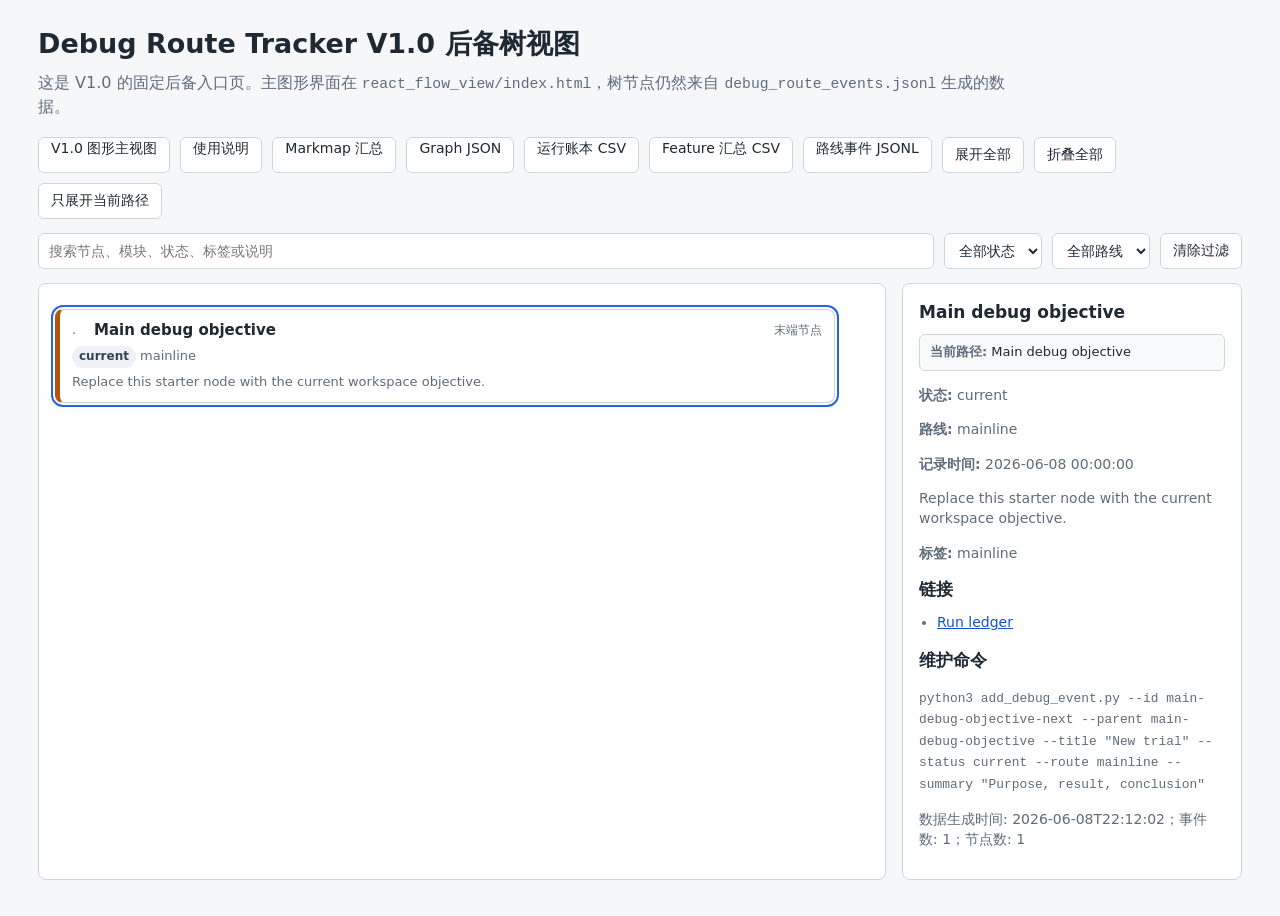
<file: index.html>
<!doctype html>
<html lang="zh-CN">
<head>
  <meta charset="utf-8">
  <meta name="viewport" content="width=device-width, initial-scale=1">
  <title>Debug Route Tracker V1.0</title>
  <link rel="stylesheet" href="debug_route.css">
  <script src="debug_route_data.js"></script>
  <script defer src="debug_route_app.js"></script>
</head>
<body>
<main>
  <h1>Debug Route Tracker V1.0 后备树视图</h1>
  <p class="summary">
    这是 V1.0 的固定后备入口页。主图形界面在 <code>react_flow_view/index.html</code>，树节点仍然来自 <code>debug_route_events.jsonl</code> 生成的数据。
  </p>

  <nav class="toolbar" aria-label="debug links">
    <a href="react_flow_view/index.html">V1.0 图形主视图</a>
    <a href="README.md">使用说明</a>
    <a href="debug_route_markmap.md">Markmap 汇总</a>
    <a href="debug_route_graph.json">Graph JSON</a>
    <a href="run_ledger.csv">运行账本 CSV</a>
    <a href="feature_run_summary.csv">Feature 汇总 CSV</a>
    <a href="debug_route_events.jsonl">路线事件 JSONL</a>
    <button type="button" id="expandAll">展开全部</button>
    <button type="button" id="collapseAll">折叠全部</button>
    <button type="button" id="focusSelected">只展开当前路径</button>
  </nav>

  <section class="filters" aria-label="filters">
    <input id="search" type="search" placeholder="搜索节点、模块、状态、标签或说明">
    <select id="statusFilter" aria-label="status filter">
      <option value="">全部状态</option>
    </select>
    <select id="routeFilter" aria-label="route filter">
      <option value="">全部路线</option>
    </select>
    <button type="button" id="resetFilters">清除过滤</button>
  </section>

  <div class="layout">
    <section class="tree">
      <div id="treeRoot"></div>
    </section>
    <aside class="details" id="detailsPane">
      <h2>选择一个节点</h2>
      <p>点击树上的节点可以查看状态、父路线、链接和说明。点击有子路线的节点可以折叠或展开。</p>
    </aside>
  </div>
</main>
</body>
</html>
</file>
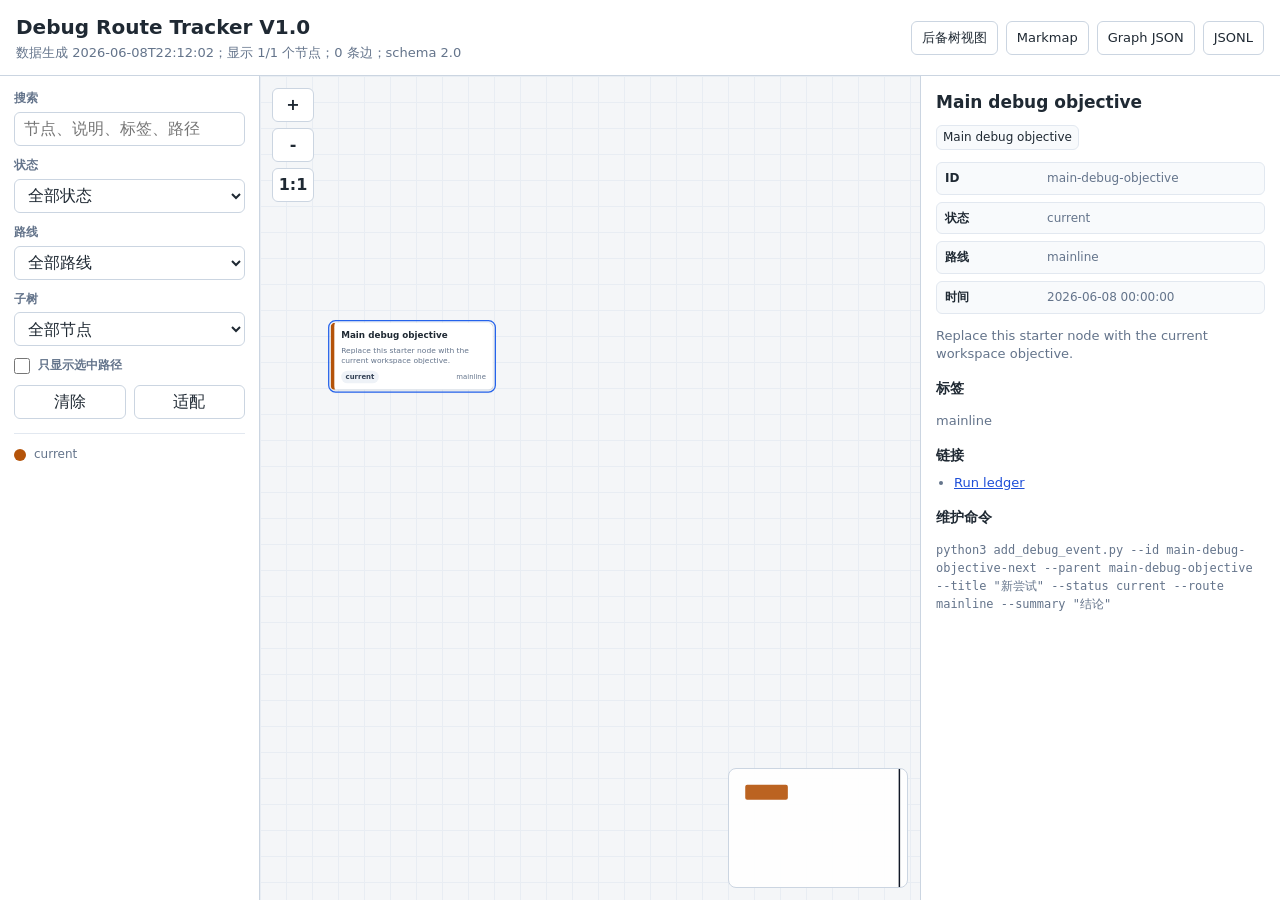
<file: react_flow_view/index.html>
<!doctype html>
<html lang="zh-CN">
<head>
  <meta charset="utf-8">
  <meta name="viewport" content="width=device-width, initial-scale=1">
  <title>Debug Route Tracker V1.0 Graph</title>
  <link rel="stylesheet" href="react_flow_view.css">
  <script src="../debug_route_data.js"></script>
  <script defer src="react_flow_view.js"></script>
</head>
<body>
<main class="app-shell">
  <header class="topbar">
    <div>
      <h1>Debug Route Tracker V1.0</h1>
      <p id="graphSummary">读取调试路线数据中...</p>
    </div>
    <nav aria-label="view links">
      <a href="../index.html">后备树视图</a>
      <a href="../debug_route_markmap.md">Markmap</a>
      <a href="../debug_route_graph.json">Graph JSON</a>
      <a href="../debug_route_events.jsonl">JSONL</a>
    </nav>
  </header>

  <section class="workspace">
    <aside class="sidebar" aria-label="filters">
      <label>
        <span>搜索</span>
        <input id="searchInput" type="search" placeholder="节点、说明、标签、路径">
      </label>
      <label>
        <span>状态</span>
        <select id="statusFilter">
          <option value="">全部状态</option>
        </select>
      </label>
      <label>
        <span>路线</span>
        <select id="routeFilter">
          <option value="">全部路线</option>
        </select>
      </label>
      <label>
        <span>子树</span>
        <select id="subtreeFilter">
          <option value="">全部节点</option>
        </select>
      </label>
      <label class="check-row">
        <input id="selectedPathOnly" type="checkbox">
        <span>只显示选中路径</span>
      </label>
      <div class="button-row">
        <button id="resetFilters" type="button">清除</button>
        <button id="fitView" type="button">适配</button>
      </div>
      <div id="legend" class="legend" aria-label="status legend"></div>
    </aside>

    <section class="graph-area" aria-label="debug route graph">
      <div id="graphViewport" class="graph-viewport">
        <div id="graphContent" class="graph-content">
          <svg id="edgeLayer" class="edge-layer" aria-hidden="true"></svg>
          <div id="nodeLayer" class="node-layer"></div>
        </div>
        <div class="graph-controls" aria-label="graph controls">
          <button id="zoomIn" type="button" title="放大">+</button>
          <button id="zoomOut" type="button" title="缩小">-</button>
          <button id="resetView" type="button" title="重置视图">1:1</button>
        </div>
        <svg id="miniMap" class="mini-map" aria-label="mini map"></svg>
      </div>
    </section>

    <aside id="detailsPane" class="details" aria-label="details">
      <h2>选择一个节点</h2>
      <p>点击图上的节点查看路径、指标、代码引用和日志引用。节点可拖拽，画布支持缩放和平移。</p>
    </aside>
  </section>
</main>
</body>
</html>
</file>
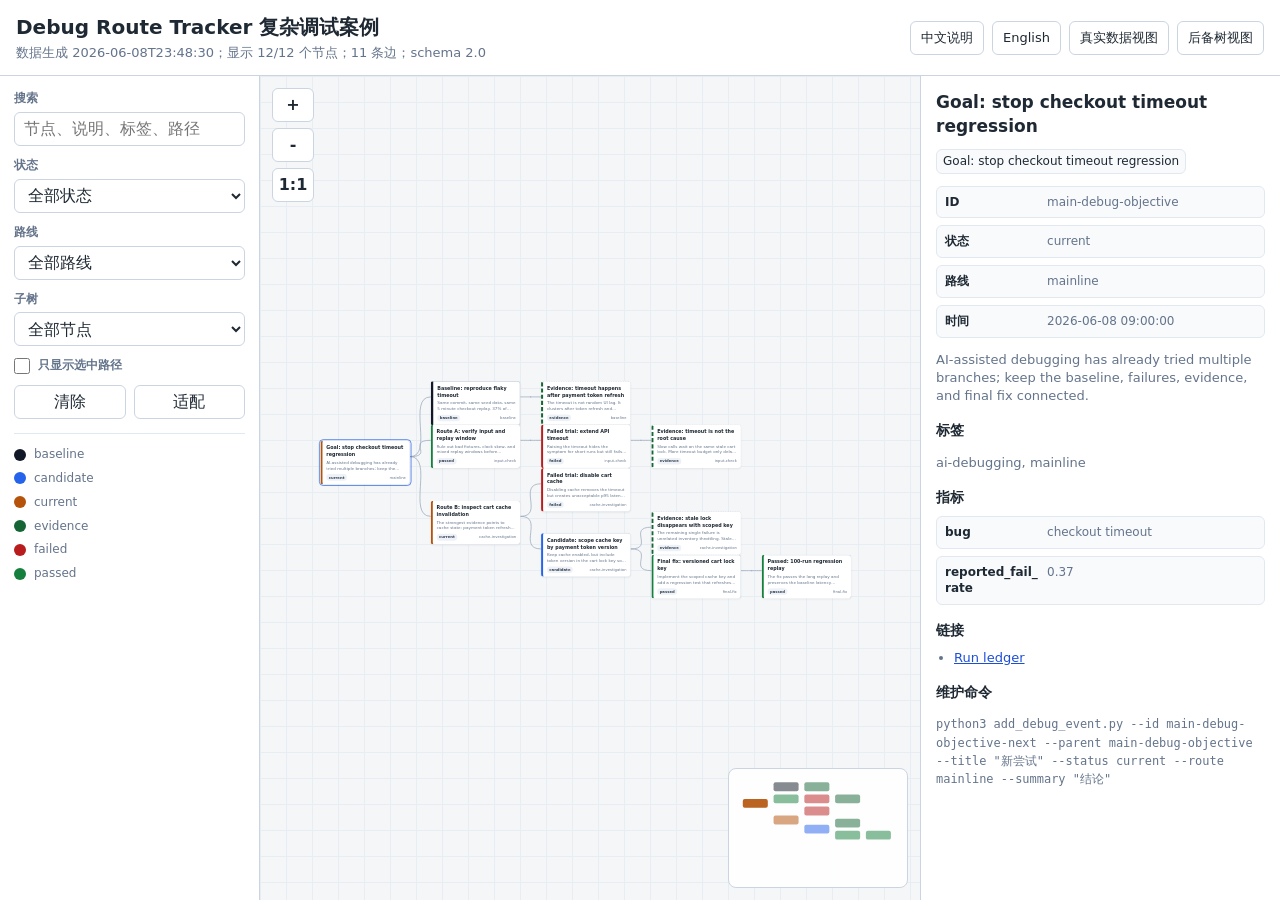
<file: react.html>
<!doctype html>
<html lang="zh-CN">
<head>
  <meta charset="utf-8">
  <meta name="viewport" content="width=device-width, initial-scale=1">
  <title>Debug Route Tracker 复杂调试案例</title>
  <link rel="stylesheet" href="react_flow_view/react_flow_view.css">
  <script>
    // Fallback data. The 12-node complex case in examples/complex_bug_data.js
    // loads below and overrides this when the example assets are present.
    window.DEBUG_ROUTE_DATA = {
      schema_version: "2.0",
      generated_at: "example",
      event_count: 8,
      node_count: 8,
      edge_count: 7,
      status_styles: {
        todo: { label: "todo", color: "#64748b" },
        active: { label: "active", color: "#0f766e" },
        current: { label: "current", color: "#b45309" },
        candidate: { label: "candidate", color: "#2563eb" },
        passed: { label: "passed", color: "#15803d" },
        failed: { label: "failed", color: "#b91c1c" },
        abandoned: { label: "abandoned", color: "#6b7280" },
        mixed: { label: "mixed", color: "#9f1239" },
        evidence: { label: "evidence", color: "#166534", border: "dashed" },
        baseline: { label: "baseline", color: "#111827", border: "thick" },
        side: { label: "side", color: "#475569" }
      },
      routes: ["mainline", "input-check", "parameter-tuning", "module-change"],
      status_counts: {
        current: 2,
        candidate: 1,
        passed: 1,
        failed: 1,
        evidence: 2,
        baseline: 1
      },
      route_counts: {
        mainline: 1,
        "input-check": 2,
        "parameter-tuning": 3,
        "module-change": 2
      },
      nodes: [
        {
          id: "main-debug-objective",
          parent_id: null,
          title: "主目标：恢复当前系统稳定性",
          route: "mainline",
          status: "current",
          summary: "所有调试尝试都必须说明自己服务于哪条路线，以及是否偏离主线。",
          links: [{ label: "运行账本", href: "run_ledger.csv" }],
          tags: ["mainline"],
          metrics: {},
          code_refs: [],
          log_refs: [],
          created_at: "2026-06-08 09:00",
          _order: 0
        },
        {
          id: "input-check-route",
          parent_id: "main-debug-objective",
          title: "路线 A：输入数据检查",
          route: "input-check",
          status: "passed",
          summary: "先确认输入格式、时间戳、字段完整性和测试窗口一致。",
          links: [],
          tags: ["input"],
          metrics: { checked_files: 4 },
          code_refs: [],
          log_refs: [{ label: "输入检查日志", href: "logs/input_check.log" }],
          created_at: "2026-06-08 09:20",
          _order: 2
        },
        {
          id: "baseline-run",
          parent_id: "main-debug-objective",
          title: "基线：原始配置回放",
          route: "parameter-tuning",
          status: "baseline",
          summary: "所有候选改进都必须和同一窗口、同一输入、同一指标的基线比较。",
          links: [{ label: "基线结果", href: "reports/baseline.csv" }],
          tags: ["baseline"],
          metrics: { score: 71.3, replay_s: 120 },
          code_refs: [],
          log_refs: [{ label: "基线日志", href: "logs/baseline.log" }],
          created_at: "2026-06-08 10:00",
          _order: 1
        },
        {
          id: "param-route",
          parent_id: "main-debug-objective",
          title: "路线 B：参数调试",
          route: "parameter-tuning",
          status: "current",
          summary: "一次只改变一个关键参数，避免把多个机制混在同一轮比较。",
          links: [],
          tags: ["config"],
          metrics: {},
          code_refs: [{ label: "配置文件", href: "config/main.yaml" }],
          log_refs: [],
          created_at: "2026-06-08 10:30",
          _order: 3
        },
        {
          id: "trial-param-001",
          parent_id: "param-route",
          title: "trial-001：放宽准入阈值",
          route: "parameter-tuning",
          status: "failed",
          summary: "短窗口指标上升，但长窗口不稳定；该分支停止推进。",
          links: [],
          tags: ["trial"],
          metrics: { score: 68.9, replay_s: 120 },
          code_refs: [{ label: "参数位置", href: "config/main.yaml" }],
          log_refs: [{ label: "失败日志", href: "logs/trial_param_001.log" }],
          created_at: "2026-06-08 11:00",
          _order: 4
        },
        {
          id: "trial-param-002",
          parent_id: "param-route",
          title: "trial-002：收紧异常值过滤",
          route: "parameter-tuning",
          status: "candidate",
          summary: "稳定性改善，仍需在更长窗口和更多输入上复核。",
          links: [{ label: "候选报告", href: "reports/trial_param_002.md" }],
          tags: ["candidate"],
          metrics: { score: 76.5, replay_s: 120 },
          code_refs: [{ label: "参数位置", href: "config/main.yaml" }],
          log_refs: [{ label: "候选日志", href: "logs/trial_param_002.log" }],
          created_at: "2026-06-08 11:40",
          _order: 5
        },
        {
          id: "module-route",
          parent_id: "main-debug-objective",
          title: "路线 C：模块实现改动",
          route: "module-change",
          status: "evidence",
          summary: "记录源码改动涉及的模块、函数和影响范围。",
          links: [],
          tags: ["source"],
          metrics: {},
          code_refs: [{ label: "核心模块", href: "src/module/core.cpp" }],
          log_refs: [],
          created_at: "2026-06-08 12:20",
          _order: 6
        },
        {
          id: "evidence-module-log",
          parent_id: "module-route",
          title: "证据：模块改动回放日志",
          route: "module-change",
          status: "evidence",
          summary: "用于确认模块改动是否真正影响目标指标，而不是只改变了局部日志。",
          links: [{ label: "回放摘要", href: "reports/module_replay.md" }],
          tags: ["evidence", "log"],
          metrics: { warnings: 2, errors: 0 },
          code_refs: [{ label: "核心模块", href: "src/module/core.cpp" }],
          log_refs: [{ label: "模块回放日志", href: "logs/module_replay.log" }],
          created_at: "2026-06-08 12:45",
          _order: 7
        }
      ],
      edges: [
        { id: "main-debug-objective->input-check-route", source: "main-debug-objective", target: "input-check-route", type: "parent" },
        { id: "main-debug-objective->baseline-run", source: "main-debug-objective", target: "baseline-run", type: "parent" },
        { id: "main-debug-objective->param-route", source: "main-debug-objective", target: "param-route", type: "parent" },
        { id: "param-route->trial-param-001", source: "param-route", target: "trial-param-001", type: "parent" },
        { id: "param-route->trial-param-002", source: "param-route", target: "trial-param-002", type: "parent" },
        { id: "main-debug-objective->module-route", source: "main-debug-objective", target: "module-route", type: "parent" },
        { id: "module-route->evidence-module-log", source: "module-route", target: "evidence-module-log", type: "parent" }
      ]
    };
  </script>
  <script src="examples/complex_bug_data.js"></script>
  <script defer src="react_flow_view/react_flow_view.js"></script>
</head>
<body>
<main class="app-shell">
  <header class="topbar">
    <div>
      <h1>Debug Route Tracker 复杂调试案例</h1>
      <p id="graphSummary">读取示例数据中...</p>
    </div>
    <nav aria-label="view links">
      <a href="README.md">中文说明</a>
      <a href="README_EN.md">English</a>
      <a href="react_flow_view/index.html">真实数据视图</a>
      <a href="index.html">后备树视图</a>
    </nav>
  </header>

  <section class="workspace">
    <aside class="sidebar" aria-label="filters">
      <label>
        <span>搜索</span>
        <input id="searchInput" type="search" placeholder="节点、说明、标签、路径">
      </label>
      <label>
        <span>状态</span>
        <select id="statusFilter">
          <option value="">全部状态</option>
        </select>
      </label>
      <label>
        <span>路线</span>
        <select id="routeFilter">
          <option value="">全部路线</option>
        </select>
      </label>
      <label>
        <span>子树</span>
        <select id="subtreeFilter">
          <option value="">全部节点</option>
        </select>
      </label>
      <label class="check-row">
        <input id="selectedPathOnly" type="checkbox">
        <span>只显示选中路径</span>
      </label>
      <div class="button-row">
        <button id="resetFilters" type="button">清除</button>
        <button id="fitView" type="button">适配</button>
      </div>
      <div id="legend" class="legend" aria-label="status legend"></div>
    </aside>

    <section class="graph-area" aria-label="debug route graph">
      <div id="graphViewport" class="graph-viewport">
        <div id="graphContent" class="graph-content">
          <svg id="edgeLayer" class="edge-layer" aria-hidden="true"></svg>
          <div id="nodeLayer" class="node-layer"></div>
        </div>
        <div class="graph-controls" aria-label="graph controls">
          <button id="zoomIn" type="button" title="放大">+</button>
          <button id="zoomOut" type="button" title="缩小">-</button>
          <button id="resetView" type="button" title="重置视图">1:1</button>
        </div>
        <svg id="miniMap" class="mini-map" aria-label="mini map"></svg>
      </div>
    </section>

    <aside id="detailsPane" class="details" aria-label="details">
      <h2>选择一个节点</h2>
      <p>这是 12 节点复杂 bug 案例，不读取或修改你的真实 <code>debug_route_events.jsonl</code>。</p>
    </aside>
  </section>
</main>
</body>
</html>
</file>
<file: debug_route.css>
:root {
  color-scheme: light;
  --bg: #f6f7f9;
  --panel: #ffffff;
  --text: #1f2933;
  --muted: #5f6c7b;
  --line: #cbd5e1;
  --focus: #2563eb;
  --active: #0f766e;
  --current: #b45309;
  --candidate: #2563eb;
  --passed: #15803d;
  --failed: #b91c1c;
  --abandoned: #6b7280;
  --baseline: #111827;
  --mixed: #9f1239;
  --side: #475569;
  --evidence: #166534;
  --todo: #64748b;
}

* {
  box-sizing: border-box;
}

body {
  margin: 0;
  font-family: system-ui, -apple-system, BlinkMacSystemFont, "Segoe UI", sans-serif;
  background: var(--bg);
  color: var(--text);
  line-height: 1.45;
}

main {
  max-width: 1240px;
  margin: 0 auto;
  padding: 24px 18px 42px;
}

h1 {
  margin: 0 0 8px;
  font-size: 27px;
  letter-spacing: 0;
}

.summary {
  margin: 0 0 18px;
  color: var(--muted);
  max-width: 980px;
}

.toolbar,
.filters {
  display: flex;
  flex-wrap: wrap;
  gap: 10px;
  margin-bottom: 14px;
  align-items: center;
}

.toolbar a,
.toolbar button,
.filters button {
  min-height: 36px;
  padding: 0 12px;
  border: 1px solid var(--line);
  border-radius: 6px;
  background: var(--panel);
  color: var(--text);
  text-decoration: none;
  font-size: 14px;
  cursor: pointer;
}

.filters input,
.filters select {
  min-height: 36px;
  padding: 0 10px;
  border: 1px solid var(--line);
  border-radius: 6px;
  background: var(--panel);
  color: var(--text);
  font-size: 14px;
}

.filters input {
  min-width: min(420px, 100%);
  flex: 1;
}

.layout {
  display: grid;
  grid-template-columns: minmax(0, 1fr) 340px;
  gap: 16px;
  align-items: stretch;
  min-height: 0;
}

.tree,
.details {
  background: var(--panel);
  border: 1px solid var(--line);
  border-radius: 8px;
  padding: 16px;
}

.tree {
  max-height: calc(100vh - 210px);
  overflow: auto;
}

.details {
  position: sticky;
  top: 16px;
  max-height: calc(100vh - 32px);
  overflow: auto;
}

.node-list {
  list-style: none;
  margin: 0;
  padding-left: 24px;
  border-left: 2px solid var(--line);
}

.node-list.root {
  padding-left: 0;
  border-left: 0;
}

.node-item {
  position: relative;
  margin: 9px 0;
}

.node-item::before {
  content: "";
  position: absolute;
  left: -24px;
  top: 20px;
  width: 16px;
  border-top: 2px solid var(--line);
}

.root > .node-item::before {
  display: none;
}

details {
  min-width: 300px;
}

summary {
  list-style: none;
  cursor: pointer;
}

summary::-webkit-details-marker {
  display: none;
}

.node-card {
  display: grid;
  gap: 5px;
  max-width: 780px;
  padding: 10px 12px;
  border: 1px solid var(--line);
  border-left: 5px solid var(--todo);
  border-radius: 8px;
  background: #fff;
  box-shadow: 0 1px 1px rgba(15, 23, 42, 0.04);
}

.node-card:hover {
  border-color: #94a3b8;
  border-left-color: var(--card-color);
}

.node-card.selected {
  outline: 2px solid var(--focus);
  outline-offset: 2px;
}

.status-active {
  --card-color: var(--active);
  border-left-color: var(--active);
}

.status-current {
  --card-color: var(--current);
  border-left-color: var(--current);
}

.status-candidate {
  --card-color: var(--candidate);
  border-left-color: var(--candidate);
}

.status-passed {
  --card-color: var(--passed);
  border-left-color: var(--passed);
}

.status-failed {
  --card-color: var(--failed);
  border-left-color: var(--failed);
}

.status-abandoned {
  --card-color: var(--abandoned);
  border-left-color: var(--abandoned);
}

.status-mixed {
  --card-color: var(--mixed);
  border-left-color: var(--mixed);
}

.status-side {
  --card-color: var(--side);
  border-left-color: var(--side);
}

.status-evidence {
  --card-color: var(--evidence);
  border-left-color: var(--evidence);
  border-style: dashed;
}

.status-baseline {
  --card-color: var(--baseline);
  border-left-color: var(--baseline);
  border-width: 2px;
  border-left-width: 7px;
}

.status-todo {
  --card-color: var(--todo);
  border-left-color: var(--todo);
}

.node-head {
  display: flex;
  gap: 8px;
  align-items: center;
  justify-content: flex-start;
}

details.has-children > summary .node-head::before {
  content: ">";
  color: var(--muted);
  font-size: 13px;
  width: 14px;
  flex: 0 0 14px;
}

details.has-children[open] > summary .node-head::before {
  content: "v";
}

details.no-children > summary .node-head::before {
  content: ".";
  color: var(--muted);
  font-size: 13px;
  width: 14px;
  flex: 0 0 14px;
}

.node-title {
  flex: 1;
  font-weight: 700;
  font-size: 15px;
}

.node-summary,
.meta {
  color: var(--muted);
  font-size: 13px;
}

.badge {
  display: inline-flex;
  align-items: center;
  width: max-content;
  padding: 2px 7px;
  border-radius: 999px;
  background: #eef2f7;
  color: #334155;
  font-size: 12px;
  font-weight: 700;
  white-space: nowrap;
}

.child-count {
  color: var(--muted);
  font-size: 12px;
  white-space: nowrap;
}

.details h2 {
  margin: 0 0 10px;
  font-size: 17px;
}

.details p,
.details li {
  color: var(--muted);
  font-size: 14px;
}

.details ul {
  margin: 8px 0 16px;
  padding-left: 18px;
}

.details a {
  color: #1d4ed8;
  word-break: break-all;
}

.kv-list {
  display: grid;
  gap: 6px;
  margin: 8px 0 16px;
}

.kv-list div {
  display: grid;
  grid-template-columns: minmax(90px, 0.45fr) minmax(0, 1fr);
  gap: 8px;
  padding: 7px 8px;
  border: 1px solid #e2e8f0;
  border-radius: 6px;
  background: #f8fafc;
}

.kv-list dt,
.kv-list dd {
  margin: 0;
  color: var(--muted);
  font-size: 13px;
  word-break: break-word;
}

.kv-list dt {
  color: var(--text);
  font-weight: 700;
}

.path {
  margin: 0 0 12px;
  padding: 8px 10px;
  border: 1px solid var(--line);
  border-radius: 6px;
  background: #f8fafc;
  color: var(--muted);
  font-size: 13px;
}

.path span {
  color: var(--text);
}

.empty {
  padding: 22px;
  color: var(--muted);
  text-align: center;
}

code {
  font-family: ui-monospace, SFMono-Regular, Menlo, Consolas, monospace;
  font-size: 0.92em;
}

@media (max-width: 900px) {
  .layout {
    grid-template-columns: 1fr;
  }

  details {
    min-width: 0;
  }

  .tree,
  .details {
    max-height: none;
    overflow: visible;
  }

  .details {
    position: static;
  }
}
</file>
<file: react_flow_view/react_flow_view.css>
:root {
  color-scheme: light;
  --bg: #f4f6f8;
  --panel: #ffffff;
  --text: #1f2933;
  --muted: #64748b;
  --line: #cbd5e1;
  --line-soft: #e2e8f0;
  --focus: #2563eb;
  --node-width: 260px;
  --node-height: 92px;
  --todo: #64748b;
  --active: #0f766e;
  --current: #b45309;
  --candidate: #2563eb;
  --passed: #15803d;
  --failed: #b91c1c;
  --abandoned: #6b7280;
  --mixed: #9f1239;
  --evidence: #166534;
  --baseline: #111827;
  --side: #475569;
}

* {
  box-sizing: border-box;
}

body {
  margin: 0;
  overflow: hidden;
  font-family: system-ui, -apple-system, BlinkMacSystemFont, "Segoe UI", sans-serif;
  background: var(--bg);
  color: var(--text);
  line-height: 1.4;
}

button,
input,
select {
  font: inherit;
}

button {
  min-height: 34px;
  padding: 0 11px;
  border: 1px solid var(--line);
  border-radius: 6px;
  background: var(--panel);
  color: var(--text);
  cursor: pointer;
}

button:hover,
a:hover {
  border-color: #94a3b8;
}

.app-shell {
  display: grid;
  grid-template-rows: auto minmax(0, 1fr);
  height: 100vh;
}

.topbar {
  display: flex;
  gap: 18px;
  align-items: center;
  justify-content: space-between;
  padding: 13px 16px;
  border-bottom: 1px solid var(--line);
  background: var(--panel);
}

.topbar h1 {
  margin: 0;
  font-size: 20px;
  letter-spacing: 0;
}

.topbar p {
  margin: 3px 0 0;
  color: var(--muted);
  font-size: 13px;
}

.topbar nav {
  display: flex;
  flex-wrap: wrap;
  gap: 8px;
  justify-content: flex-end;
}

.topbar a {
  display: inline-flex;
  align-items: center;
  min-height: 34px;
  padding: 0 10px;
  border: 1px solid var(--line);
  border-radius: 6px;
  color: var(--text);
  text-decoration: none;
  font-size: 13px;
}

.workspace {
  display: grid;
  grid-template-columns: 260px minmax(0, 1fr) 360px;
  min-height: 0;
}

.sidebar,
.details {
  min-height: 0;
  overflow: auto;
  background: var(--panel);
}

.sidebar {
  padding: 14px;
  border-right: 1px solid var(--line);
}

.sidebar label {
  display: grid;
  gap: 5px;
  margin-bottom: 11px;
}

.sidebar label span,
.details .label {
  color: var(--muted);
  font-size: 12px;
  font-weight: 700;
}

.sidebar input[type="search"],
.sidebar select {
  width: 100%;
  min-height: 34px;
  padding: 0 9px;
  border: 1px solid var(--line);
  border-radius: 6px;
  background: #fff;
  color: var(--text);
}

.check-row {
  display: flex !important;
  grid-template-columns: none !important;
  gap: 8px !important;
  align-items: center;
}

.check-row input {
  width: 16px;
  height: 16px;
  margin: 0;
}

.button-row {
  display: grid;
  grid-template-columns: 1fr 1fr;
  gap: 8px;
  margin-bottom: 14px;
}

.legend {
  display: grid;
  gap: 7px;
  padding-top: 12px;
  border-top: 1px solid var(--line-soft);
}

.legend-row {
  display: flex;
  gap: 8px;
  align-items: center;
  color: var(--muted);
  font-size: 12px;
}

.legend-dot {
  width: 12px;
  height: 12px;
  border-radius: 999px;
  background: var(--dot-color, var(--todo));
}

.graph-area {
  position: relative;
  min-width: 0;
  min-height: 0;
}

.graph-viewport {
  position: relative;
  width: 100%;
  height: 100%;
  overflow: hidden;
  cursor: grab;
  background:
    linear-gradient(#e8edf3 1px, transparent 1px),
    linear-gradient(90deg, #e8edf3 1px, transparent 1px);
  background-size: 26px 26px;
}

.graph-viewport.panning {
  cursor: grabbing;
}

.graph-content {
  position: absolute;
  left: 0;
  top: 0;
  transform-origin: 0 0;
}

.edge-layer,
.node-layer {
  position: absolute;
  left: 0;
  top: 0;
}

.edge-layer {
  overflow: visible;
  pointer-events: none;
}

.edge-path {
  fill: none;
  stroke: #94a3b8;
  stroke-width: 2;
}

.edge-path.selected-path {
  stroke: var(--focus);
  stroke-width: 3;
}

.node-layer {
  width: 1px;
  height: 1px;
}

.graph-node {
  position: absolute;
  display: grid;
  grid-template-rows: auto 1fr auto;
  width: var(--node-width);
  min-height: var(--node-height);
  padding: 10px 11px;
  border: 1px solid var(--line);
  border-left: 6px solid var(--node-color, var(--todo));
  border-radius: 8px;
  background: #fff;
  box-shadow: 0 2px 6px rgba(15, 23, 42, 0.08);
  cursor: pointer;
  user-select: none;
}

.graph-node:hover {
  border-color: #94a3b8;
}

.graph-node.selected {
  outline: 2px solid var(--focus);
  outline-offset: 2px;
}

.graph-node.status-evidence {
  border-style: dashed;
}

.graph-node.status-baseline {
  border-width: 2px;
  border-left-width: 8px;
}

.node-title {
  margin: 0;
  color: var(--text);
  font-size: 14px;
  font-weight: 750;
  overflow-wrap: anywhere;
}

.node-summary {
  margin: 5px 0 8px;
  color: var(--muted);
  font-size: 12px;
  overflow: hidden;
  display: -webkit-box;
  -webkit-line-clamp: 2;
  -webkit-box-orient: vertical;
}

.node-meta {
  display: flex;
  gap: 6px;
  align-items: center;
  justify-content: space-between;
  color: var(--muted);
  font-size: 11px;
}

.status-pill {
  display: inline-flex;
  align-items: center;
  max-width: 120px;
  padding: 2px 7px;
  border-radius: 999px;
  background: #eef2f7;
  color: #334155;
  font-weight: 700;
  overflow: hidden;
  text-overflow: ellipsis;
  white-space: nowrap;
}

.route-text {
  min-width: 0;
  overflow: hidden;
  text-overflow: ellipsis;
  white-space: nowrap;
}

.graph-controls {
  position: absolute;
  left: 12px;
  top: 12px;
  display: grid;
  gap: 6px;
}

.graph-controls button {
  width: 42px;
  min-height: 34px;
  padding: 0;
  font-weight: 700;
}

.mini-map {
  position: absolute;
  right: 12px;
  bottom: 12px;
  width: 180px;
  height: 120px;
  border: 1px solid var(--line);
  border-radius: 8px;
  background: rgba(255, 255, 255, 0.92);
}

.details {
  padding: 15px;
  border-left: 1px solid var(--line);
}

.details h2 {
  margin: 0 0 10px;
  font-size: 17px;
}

.details h3 {
  margin: 16px 0 8px;
  font-size: 14px;
}

.details p,
.details li {
  color: var(--muted);
  font-size: 13px;
}

.details ul {
  margin: 8px 0 12px;
  padding-left: 18px;
}

.details a {
  color: #1d4ed8;
  word-break: break-all;
}

.path-line {
  display: flex;
  flex-wrap: wrap;
  gap: 5px;
  margin: 0 0 12px;
}

.path-line span {
  padding: 3px 6px;
  border: 1px solid var(--line-soft);
  border-radius: 6px;
  background: #f8fafc;
  color: var(--text);
  font-size: 12px;
}

.kv-list {
  display: grid;
  gap: 7px;
  margin: 8px 0 12px;
}

.kv-list div {
  display: grid;
  grid-template-columns: minmax(88px, 0.45fr) minmax(0, 1fr);
  gap: 8px;
  padding: 7px 8px;
  border: 1px solid var(--line-soft);
  border-radius: 6px;
  background: #f8fafc;
}

.kv-list dt,
.kv-list dd {
  margin: 0;
  color: var(--muted);
  font-size: 12px;
  overflow-wrap: anywhere;
}

.kv-list dt {
  color: var(--text);
  font-weight: 700;
}

.empty {
  position: absolute;
  left: 50%;
  top: 50%;
  width: min(360px, 90%);
  transform: translate(-50%, -50%);
  padding: 18px;
  border: 1px solid var(--line);
  border-radius: 8px;
  background: var(--panel);
  color: var(--muted);
  text-align: center;
}

code {
  font-family: ui-monospace, SFMono-Regular, Menlo, Consolas, monospace;
  font-size: 0.92em;
}

@media (max-width: 1060px) {
  body {
    overflow: auto;
  }

  .app-shell {
    height: auto;
    min-height: 100vh;
  }

  .topbar {
    align-items: flex-start;
    flex-direction: column;
  }

  .workspace {
    grid-template-columns: 1fr;
  }

  .sidebar,
  .details {
    max-height: none;
    border: 0;
    border-bottom: 1px solid var(--line);
  }

  .graph-viewport {
    height: 68vh;
  }
}
</file>
